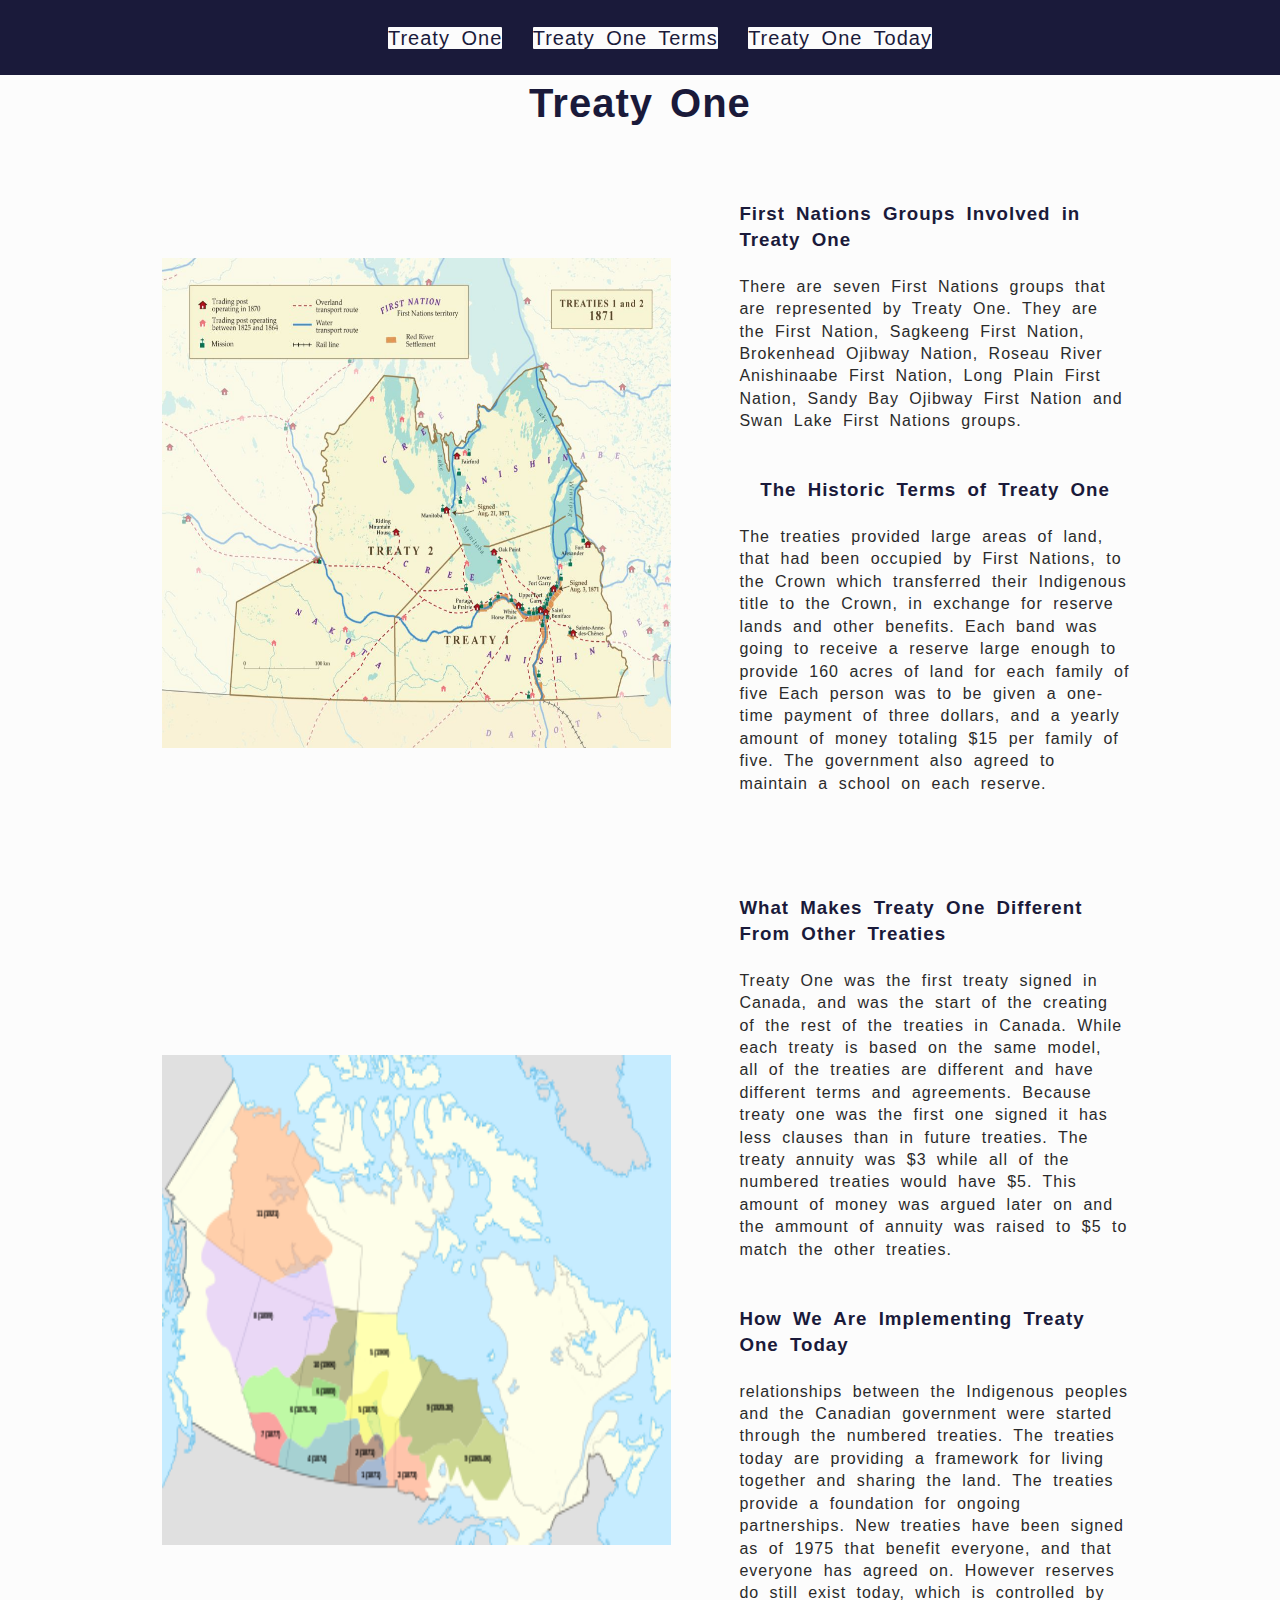
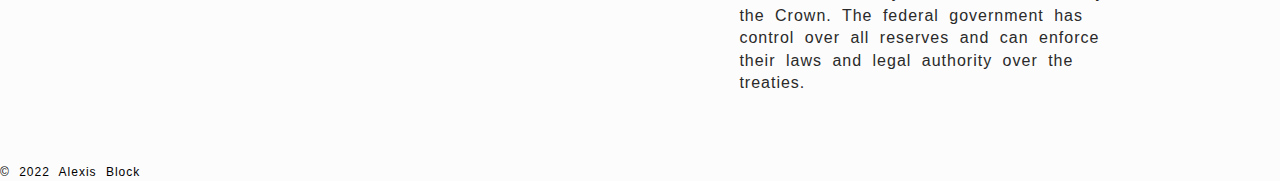
<file: index.html>
<!--
  Name: Alexis Block
  Course: Web Development
  Teacher: Mr. Hardman
  School: PTEC
  Date Last Modified: 11/9/2022
-->

<!DOCTYPE html>
<html lang="en">
  <head>
    <meta charset="UTF-8" />
    <meta http-equiv="X-UA-Compatible" content="IE=edge" />
    <meta name="viewport" content="width=device-width, initial-scale=1.0" />
    <title>CSS Basics</title>
    <!-- style tag is used for internal styling-->
    <style>
      /*
        Styles the images with a class of images on this webpage.
        Determines the width and height of the image, and adds a top margin to the images.
      */
      .treaty-images {
        width: 90%;
        height: 100%;
        margin-top: 10px;
      }
    </style>

    <!--Link to the external stylesheet. -->
    <link rel="stylesheet" href="stylesheets/main.css" />
  </head>

  <body>
    <!--creates a navigation bar at the top of the page with a link to this page and to the other pages on the website.-->
    <nav>
      <ul>
        <li>
          <a href="index.html" class="nav-link, box"> Treaty One </a>
        </li>
        <li>
          <a href="treaty-one-terms.html" class="nav-link, box">
            Treaty One Terms
          </a>
        </li>
        <li>
          <a href="treaty-one-today.html" class="nav-link, box">
            Treaty One Today
          </a>
        </li>
      </ul>
    </nav>

    <header>
      <!--
        Has the title of the webpage below the nav bar.
        text is centered, font size and text color are determined.
      -->
      <h1 style="text-align: center; font-size: 40px; color: #1a1a3a">
        Treaty One
      </h1>
    </header>

    <!--main semantic tag holds all of the main content on the webpage.-->
    <main>
      <!--section that has one section of an image and text inside of the container that are inline with each other.-->
      <section class="information">
        <!--div that has just one image section in the container.-->
        <div class="image">
          <!--Image with a determined width height and has alt text for accesssibility.-->
          <img
            class="treaty-images"
            src="images/treaty-map-1.jpg"
            width="512"
            height="413"
            alt="A closeup map of Canadas Treaty One territory." />
        </div>
        <!--div that is one of the text sections in the container.-->
        <div class="paragraph-information">
          <!--an h3 that describes what information is in the following paragraph-->
          <h3>First Nations Groups Involved in Treaty One</h3>
          <br />
          <!--Paragraph with information based on the theme of the website-->
          <p>
            There are seven First Nations groups that are represented by Treaty
            One. They are the First Nation, Sagkeeng First Nation, Brokenhead
            Ojibway Nation, Roseau River Anishinaabe First Nation, Long Plain
            First Nation, Sandy Bay Ojibway First Nation and Swan Lake First
            Nations groups.
          </p>
          <br />
          <br />
          <h3>The Historic Terms of Treaty One</h3>
          <br />
          <p>
            The treaties provided large areas of land, that had been occupied by
            First Nations, to the Crown which transferred their Indigenous title
            to the Crown, in exchange for reserve lands and other benefits. Each
            band was going to receive a reserve large enough to provide 160
            acres of land for each family of five Each person was to be given a
            one-time payment of three dollars, and a yearly amount of money
            totaling $15 per family of five. The government also agreed to
            maintain a school on each reserve.
          </p>
        </div>
      </section>

      <section class="information">
        <div class="image">
          <img
            class="treaty-images"
            src="images/treaty-map-2.png"
            width="512"
            height="413"
            alt="A map of Canada with all of the Treaties highlighted." />
        </div>
        <div class="paragraph-information">
          <h3>What Makes Treaty One Different From Other Treaties</h3>
          <br />
          <p>
            Treaty One was the first treaty signed in Canada, and was the start
            of the creating of the rest of the treaties in Canada. While each
            treaty is based on the same model, all of the treaties are different
            and have different terms and agreements. Because treaty one was the
            first one signed it has less clauses than in future treaties. The
            treaty annuity was $3 while all of the numbered treaties would have
            $5. This amount of money was argued later on and the ammount of
            annuity was raised to $5 to match the other treaties.
          </p>
          <br />
          <br />
          <h3>How We Are Implementing Treaty One Today</h3>
          <br />
          <p>
            relationships between the Indigenous peoples and the Canadian
            government were started through the numbered treaties. The treaties
            today are providing a framework for living together and sharing the
            land. The treaties provide a foundation for ongoing partnerships.
            New treaties have been signed as of 1975 that benefit everyone, and
            that everyone has agreed on. However reserves do still exist today,
            which is controlled by the Crown. The federal government has control
            over all reserves and can enforce their laws and legal authority
            over the treaties.
          </p>
        </div>
      </section>
    </main>

    <!--Footer containing the copyright information-->
    <footer style="font-size: 12px">
      <p>&#169; 2022 Alexis Block</p>
    </footer>
  </body>
</html>
</file>
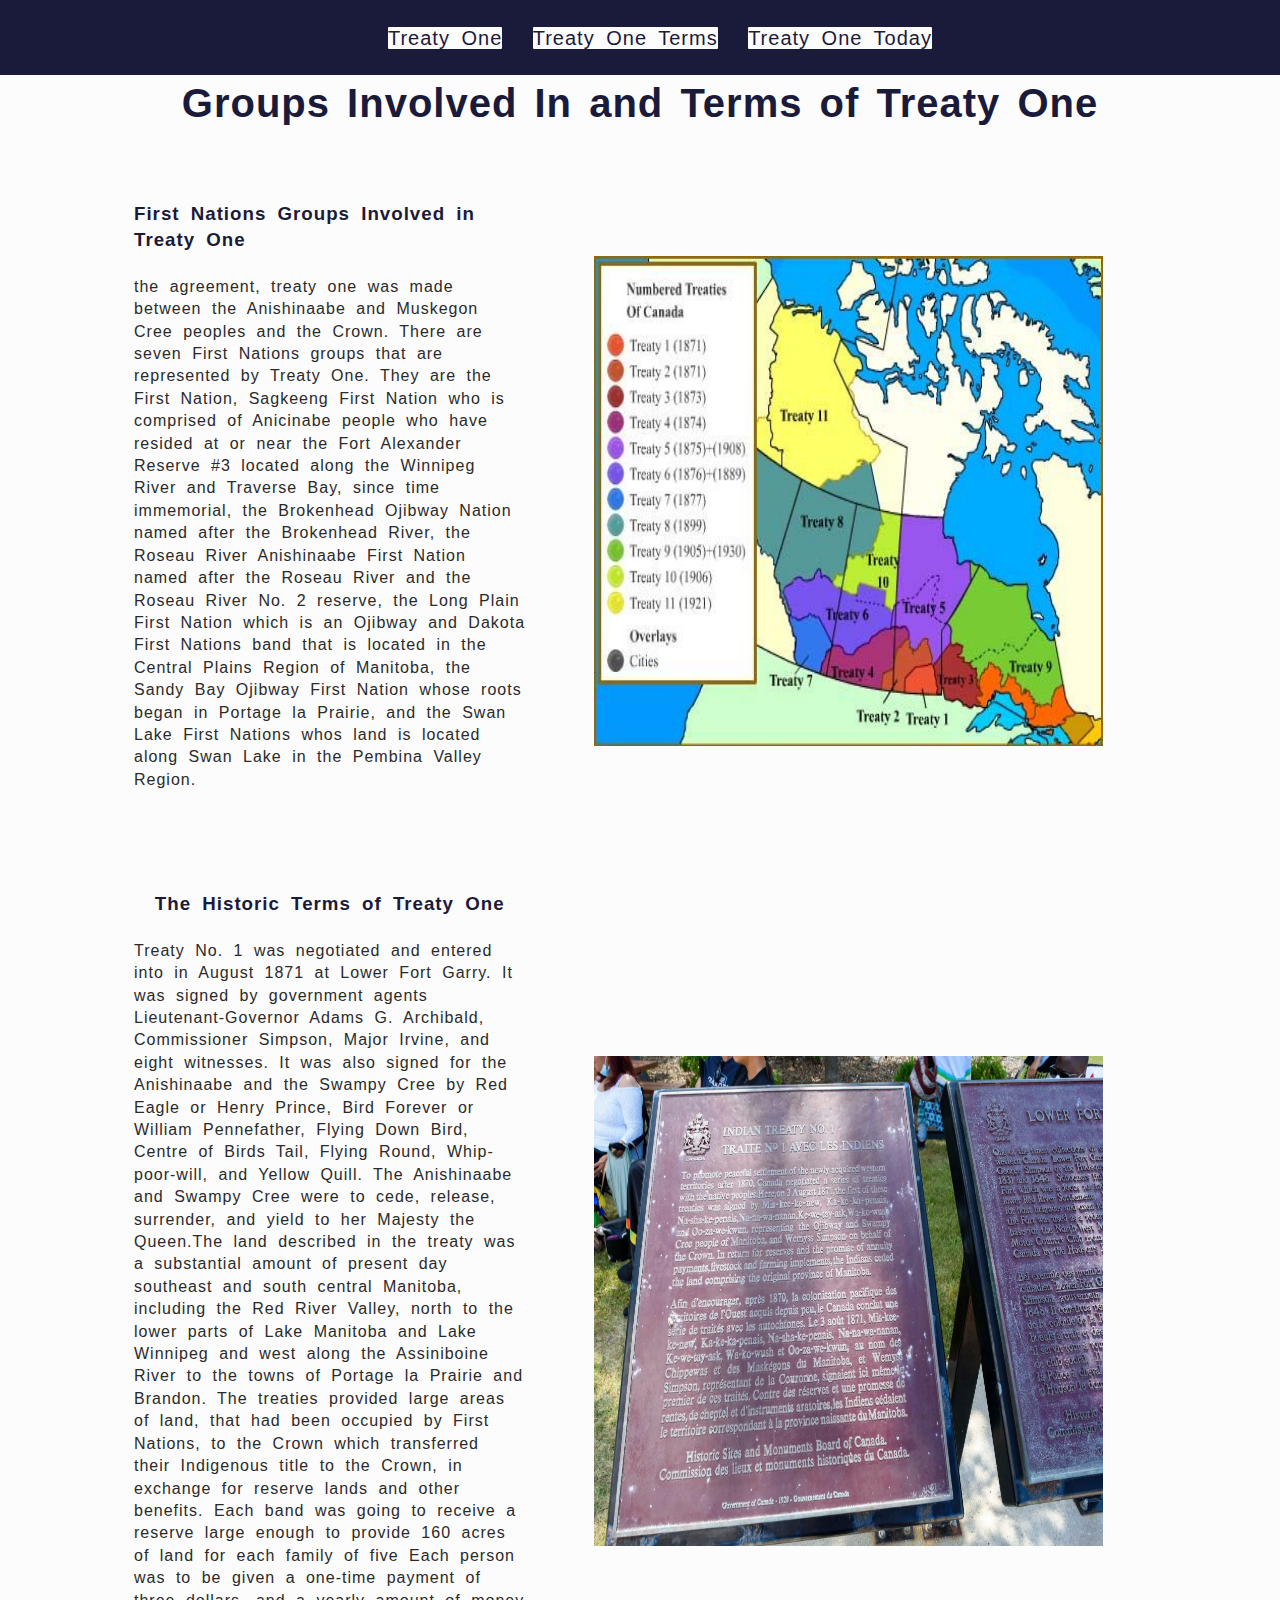
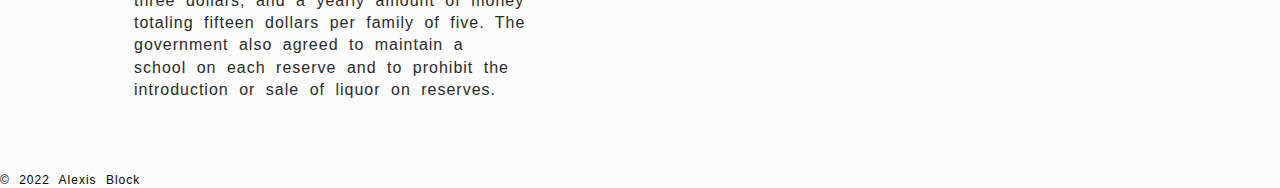
<file: treaty-one-terms.html>
<!--
  Name: Alexis Block
  Course: Web Development
  Teacher: Mr. Hardman
  School: PTEC
  Date Last Modified: 12/19/2022
-->

<!DOCTYPE html>
<html lang="en">
  <head>
    <meta charset="UTF-8" />
    <meta http-equiv="X-UA-Compatible" content="IE=edge" />
    <meta name="viewport" content="width=device-width, initial-scale=1.0" />
    <title>Treaty One</title>
    <!--Link to the external stylesheet-->
    <link rel="stylesheet" href="stylesheets/main.css" />
    <!--Tag for internal styling-->
    <style>
      /*
        Styles the images with a class of images on this webpage.
        Determines the width and height of the image, and adds a top margin to the images.
      */
      .treaty-images {
        width: 90%;
        height: 100%;
        margin-top: 10px;
      }
    </style>
  </head>
  <body>
    <!--creates a navigation bar at the top of the page with a link to this page and to the other pages on the website-->
    <nav>
      <ul>
        <li>
          <a href="index.html" class="nav-link, box">Treaty One</a>
        </li>
        <li>
          <a href="treaty-one-terms.html" class="nav-link, box">
            Treaty One Terms
          </a>
        </li>
        <li>
          <a href="treaty-one-today.html" class="nav-link, box">
            Treaty One Today
          </a>
        </li>
      </ul>
    </nav>

    <!--
      Has the title of the webpage bellow the nav bar.
      text is centered, font size and text color are determined.
    -->
    <header>
      <h1 style="text-align: center; font-size: 40px; color: #1a1a3a">
        Groups Involved In and Terms of Treaty One
      </h1>
    </header>

    <!--main semantic tag holds all of the main content on the webpage-->
    <main>
      <!--section that has one section of an image and text inside of the container that are inline with each other.-->
      <section class="information">
        <!--div that is one of the text sections in the container.-->
        <div class="paragraph-information">
          <!--an h3 that describes what information is in the following paragraph-->
          <h3>First Nations Groups Involved in Treaty One</h3>
          <!--Line breaks added to spearate the heading from the content-->
          <br />
          <!--Paragraph with information based on the theme of the website-->
          <p>
            the agreement, treaty one was made between the Anishinaabe and
            Muskegon Cree peoples and the Crown. There are seven First Nations
            groups that are represented by Treaty One. They are the First
            Nation, Sagkeeng First Nation who is comprised of Anicinabe people
            who have resided at or near the Fort Alexander Reserve #3 located
            along the Winnipeg River and Traverse Bay, since time immemorial,
            the Brokenhead Ojibway Nation named after the Brokenhead River, the
            Roseau River Anishinaabe First Nation named after the Roseau River
            and the Roseau River No. 2 reserve, the Long Plain First Nation
            which is an Ojibway and Dakota First Nations band that is located in
            the Central Plains Region of Manitoba, the Sandy Bay Ojibway First
            Nation whose roots began in Portage la Prairie, and the Swan Lake
            First Nations whos land is located along Swan Lake in the Pembina
            Valley Region.
          </p>
        </div>
        <!--div that has just one image section in the container.-->
        <div class="image">
          <!--Image with a determined width height and has alt text for accesssibility.-->
          <img
            class="treaty-images"
            src="images/treaty-map-3.jpg"
            width="250"
            height="175"
            alt="A map of Canada with the treaties color coded and 
        a legend with the dates that they were signed." />
        </div>
      </section>
      <section class="information">
        <div class="paragraph-information">
          <h3>The Historic Terms of Treaty One</h3>
          <br />
          <p>
            Treaty No. 1 was negotiated and entered into in August 1871 at Lower
            Fort Garry. It was signed by government agents Lieutenant-Governor
            Adams G. Archibald, Commissioner Simpson, Major Irvine, and eight
            witnesses. It was also signed for the Anishinaabe and the Swampy
            Cree by Red Eagle or Henry Prince, Bird Forever or William
            Pennefather, Flying Down Bird, Centre of Birds Tail, Flying Round,
            Whip-poor-will, and Yellow Quill. The Anishinaabe and Swampy Cree
            were to cede, release, surrender, and yield to her Majesty the
            Queen.The land described in the treaty was a substantial amount of
            present day southeast and south central Manitoba, including the Red
            River Valley, north to the lower parts of Lake Manitoba and Lake
            Winnipeg and west along the Assiniboine River to the towns of
            Portage la Prairie and Brandon. The treaties provided large areas of
            land, that had been occupied by First Nations, to the Crown which
            transferred their Indigenous title to the Crown, in exchange for
            reserve lands and other benefits. Each band was going to receive a
            reserve large enough to provide 160 acres of land for each family of
            five Each person was to be given a one-time payment of three
            dollars, and a yearly amount of money totaling fifteen dollars per
            family of five. The government also agreed to maintain a school on
            each reserve and to prohibit the introduction or sale of liquor on
            reserves.
          </p>
        </div>
        <div class="image">
          <img
            class="treaty-images"
            src="images/treaty-agreement.webp"
            width="1024"
            height="683"
            alt="A picture of the first treaty agreement on a plaque." />
        </div>
      </section>
    </main>

    <!--Footer containing the copyright information-->
    <footer style="font-size: 12px">
      <p>&#169; 2022 Alexis Block</p>
    </footer>
  </body>
</html>
</file>
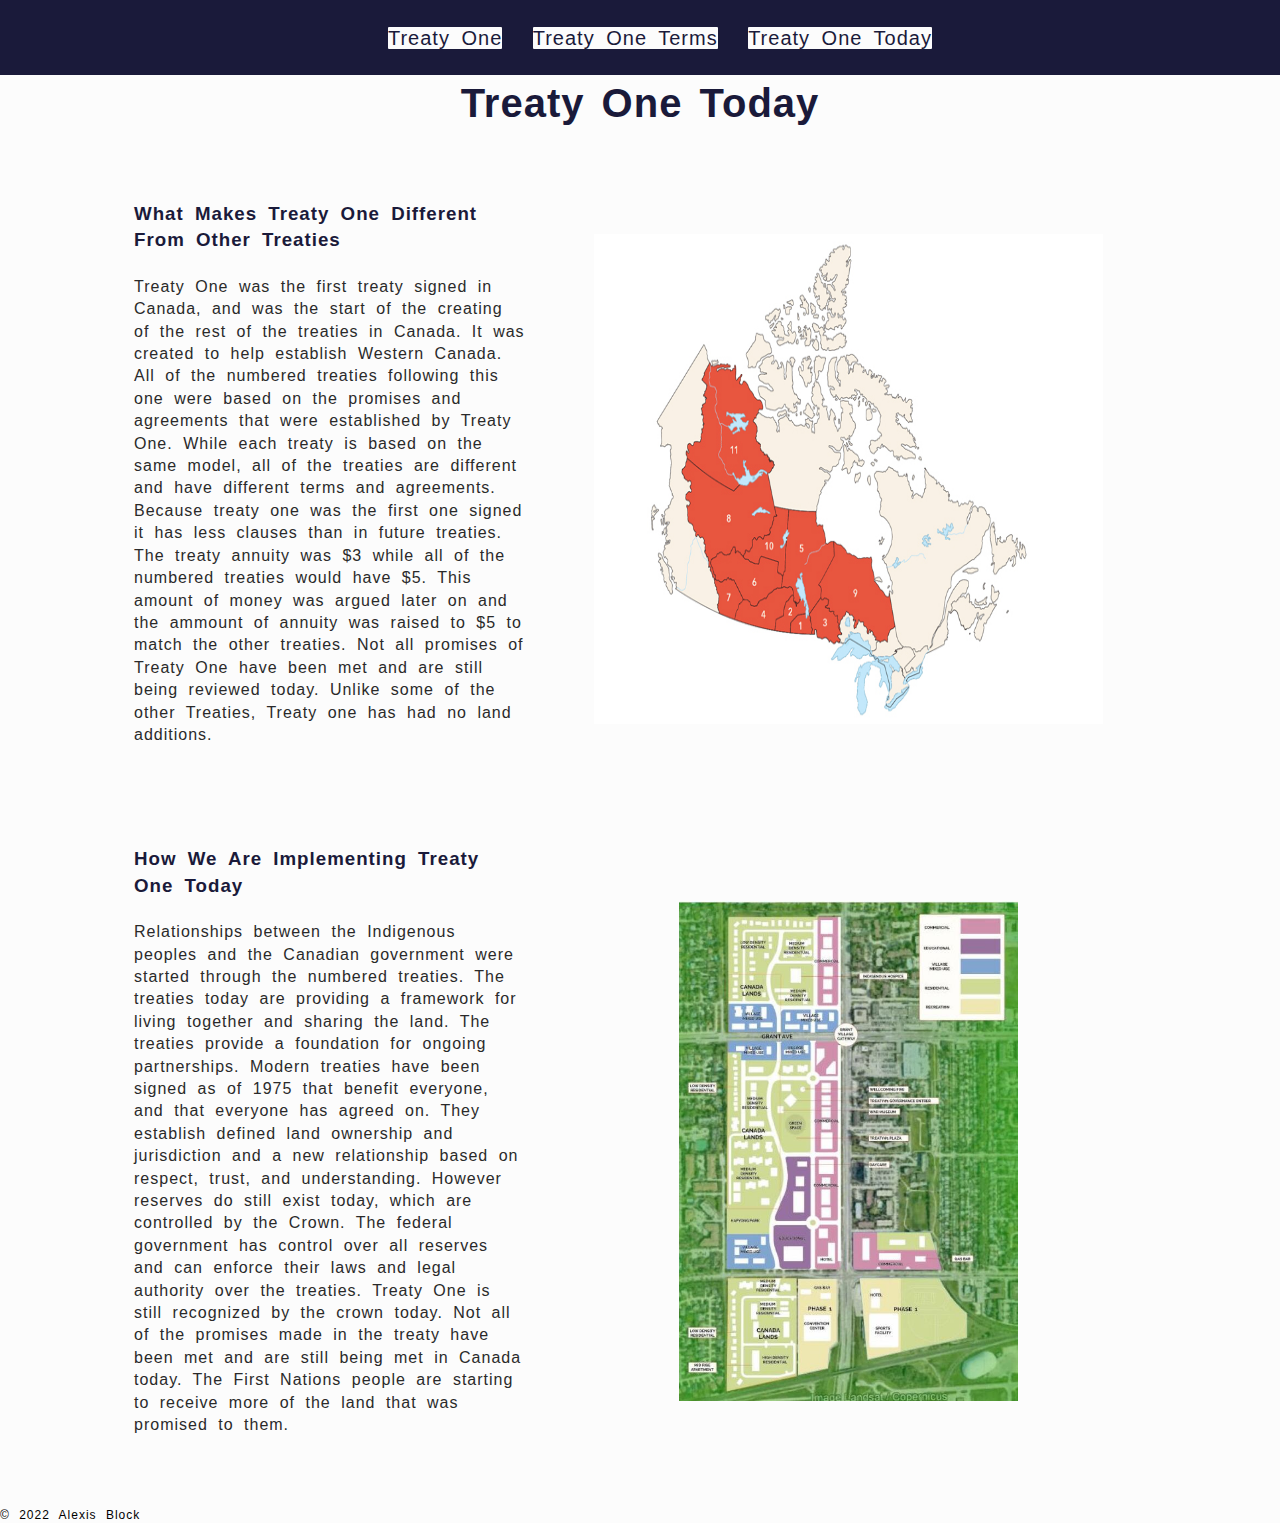
<file: treaty-one-today.html>
<!--
  Name: Alexis Block
  Course: Web Development
  Teacher: Mr. Hardman
  School: PTEC
  Date Last Modified: 1/13/2023

-->

<!DOCTYPE html>
<html lang="en">
  <head>
    <meta charset="UTF-8" />
    <meta http-equiv="X-UA-Compatible" content="IE=edge" />
    <meta name="viewport" content="width=device-width, initial-scale=1.0" />
    <title>Treaty One</title>
    <!--Link to the external stylesheet-->
    <link rel="stylesheet" href="stylesheets/main.css" />
    <!--Tag for internal styling-->
    <style>
      /*
        Styles the images with a class of images on this webpage.
        Determines the height of the image, and adds a top margin to the images.
      */
      .treaty-images {
        height: 100%;
        margin-top: 10px;
      }
    </style>
  </head>
  <body>
    <!--creates a navigation bar at the top of the page with a link to this page and to the other pages on the website-->
    <nav>
      <ul>
        <li>
          <a href="index.html" class="nav-link, box"> Treaty One </a>
        </li>
        <li>
          <a href="treaty-one-terms.html" class="nav-link, box">
            Treaty One Terms
          </a>
        </li>
        <li>
          <a href="treaty-one-today.html" class="nav-link, box">
            Treaty One Today
          </a>
        </li>
      </ul>
    </nav>

    <!--
      Has the title of the webpage below the nav bar.
      text is centered, font size and text color are determined.
    -->
    <header>
      <h1 style="text-align: center; font-size: 40px; color: #1a1a3a">
        Treaty One Today
      </h1>
    </header>

    <!--main semantic tag holds all of the main content on the webpage-->
    <main>
      <!--section that has one section of an image and text inside of the container that are inline with each other.-->
      <section class="information">
        <!--div that is one of the text sections in the container.-->
        <div class="paragraph-information">
          <!--an h3 that describes what information is in the following paragraph-->
          <h3>What Makes Treaty One Different From Other Treaties</h3>
          <!--Line breaks added to spearate the heading from the content-->
          <br />
          <!--Paragraph with information based on the theme of the website-->
          <p>
            Treaty One was the first treaty signed in Canada, and was the start
            of the creating of the rest of the treaties in Canada. It was
            created to help establish Western Canada. All of the numbered
            treaties following this one were based on the promises and
            agreements that were established by Treaty One. While each treaty is
            based on the same model, all of the treaties are different and have
            different terms and agreements. Because treaty one was the first one
            signed it has less clauses than in future treaties. The treaty
            annuity was $3 while all of the numbered treaties would have $5.
            This amount of money was argued later on and the ammount of annuity
            was raised to $5 to match the other treaties. Not all promises of
            Treaty One have been met and are still being reviewed today. Unlike
            some of the other Treaties, Treaty one has had no land additions.
          </p>
        </div>
        <!--div that has just one image section in the container.-->
        <div class="image">
          <!--Image with a determined width height and has alt text for accesssibility.-->
          <img style="width: 90%"
            class="treaty-images"
            src="images/treaty-map-of-canada.jpg"
            width="374"
            height="260"
            alt="A map of Canada with the treaties colored in orange and numbered." />
        </div>
      </section>
      <section class="information">
        <div class="paragraph-information">
          <h3>How We Are Implementing Treaty One Today</h3>
          <br />
          <p>
            Relationships between the Indigenous peoples and the Canadian
            government were started through the numbered treaties. The treaties
            today are providing a framework for living together and sharing the
            land. The treaties provide a foundation for ongoing partnerships.
            Modern treaties have been signed as of 1975 that benefit everyone,
            and that everyone has agreed on. They establish defined land
            ownership and jurisdiction and a new relationship based on respect,
            trust, and understanding. However reserves do still exist today,
            which are controlled by the Crown. The federal government has
            control over all reserves and can enforce their laws and legal
            authority over the treaties. Treaty One is still recognized by the
            crown today. Not all of the promises made in the treaty have been
            met and are still being met in Canada today. The First Nations
            people are starting to receive more of the land that was promised to
            them.
          </p>
        </div>
        <div class="image">
          <img style="width: 60%;"
            class="treaty-images"
            src="images/kapyong-barracks.jpg"
            width="210"
            height="464"
            alt="An image of the First Nations plans for the Kapyong Barracks long on Treaty One,
            color coded and with a legend." />
        </div>
      </section>
    </main>

    <!--Footer containing the copyright information-->
    <footer style="font-size: 12px">
      <p>&#169; 2022 Alexis Block</p>
    </footer>
  </body>
</html>
</file>
<file: stylesheets/main.css>
/*
  I chose a light theme for my website because it has a lot of text, and the text is the main focus.
  I chose a mostly monocrome color scheme for my website because it is an informational website.
  I want it to look modern and professional, so i didn't use bright colors and stuck with a white, dark blue and grey theme.
  I used an off white instead of a harsh white to make it warmer and less sterile, and to make the content readable.
  I chose blue as my accent color because it shoes signs of trust and reliablity,
  and I want my website to be seen as reliable information. 
*/

/*
  This styles every element on the website to have a default of no space 
  between the element and other elements on the webpage, and a
  space between lines of 140% of the font size.
*/
* {
  margin: 0;

  line-height: 140%;
}

/*
  This styles the html element 
  to have a default 
  font-size for the browser. - Scott Hardman
*/
html {
  font-size: 62.5%;
}

/*
  This styles all of the content that is in the main section 
  to have no spacing on the top and bottom of the 
  section and spacing that is equal to 5% of the width of the 
  browser window on the left and right sides of the section. - Scott Hardman
*/
main {
  margin: 0 5%;
}

/*
  Styling for all of the navigation bars on my website.
  Width 100% makes the nav bar take up 100% of the width of the webpage,
  and height determines the height of the nav bar.
  Flex and align-items: center and justify-content: space evenly are all
  things to line up the content in the nav bar and space it evenly
  horizontally and vertically.
  Background color determines the color of the nav bar and color determines
  the color of the text in the nav bar.
  font-family chooses what fonts the website will use, and if neither of
  the first ywo fonts are available,
  it will use the default sans-serif font.
*/
nav {
  width: 100%;
  height: 75px;
  display: flex;
  background-color: #1a1a3a;
  flex-direction: row;
  align-items: center;
  justify-content: space-evenly;
  font-family: Helvetica, Arial, sans-serif;
}

/*
  This removes the bullet points from the list items.
*/
nav ul {
  list-style: none;
}

/*
  display: inline-block displays the list items horizontally instead of vertically.
  margin adds space between a list item and another list item.
  font-size determines the size of the text.
*/
nav li {
  display: inline-block;
  margin: 10px;
  font-size: 20px;
}

/*
  This styles any content with the class of nav-link to 
  have 4px of space between it and any other content, 5px
  of space between it and its border and to have a color 
  of #1a1a3a.
*/
.nav-link {
  margin: 4px;
  padding: 5px;
  color: #1a1a3a;
}

/*This makes sure that links that have been visited or clicked on show up the chosen color instead of purple.*/

a:visited {
  color: #1a1a3a;
}

/*This gets rid of the underline on all links.*/
a {
  text-decoration: none;
  color: #1a1a3a;
}

/*When a link is hovered over or tabbed on to it changes the color of the text.*/
a:focus,
a:hover {
  color: #3a3a5a;
}

/*
  Background-color makes the color of the box white.
  Border-radius determine how round the edges of the box are,
  1px is a very square box.
  transition-property: border-radius means the transition that is
  happening will be to the border radius property.
  Transition-duration determines how long the transition will take.
  The transition-timing-function: linear means the trnasition will not
  speed up or slow down during it.
*/
.box {
  background-color: #fcfcfc;
  border-radius: 1px;
  transition-property: border-radius;
  transition-duration: 1s;
  transition-timing-function: linear;
}

/*If you hover over the box the radius will shrink to 50% of its original size.*/
.box:hover {
  border-radius: 50%;
}

/*
  background-color determines the color of all of the webpages.
  1.8rem changes the font zie to be 1.8 times the size of the root elements.
  font-family chooses what fonts the website will use, and if neither of the first two fonts are available,
  it will use the default sans-serif font.
  letter-spacing determines the amount space between letters.
  Word spacing determines the amount of space between words.
  font-size determines the size of the text.
*/
body {
  background-color: #fcfcfc;
  font-size: 1.8rem;
  font-family: Helvetica, Arial, sans-serif;
  letter-spacing: 1px;
  word-spacing: 5px;
  font-size: 16px;
}

/*
  This styles each div with the class information on this webpage.
  It determines the width and height of the amount of the page it takes up in its container.
  it adds ten pixels of padding between the content and its border.
  The flex-direction: row makes the content in the div inline with each other in a row.
  The content is centered and spaced evenly.
  The color and font of the text is also determined.
  Margin adds space between the content and other content.
*/
.information {
  display: flex;
  width: 90%;
  height: 100%;
  padding: 10px;
  flex-direction: row;
  align-items: center;
  justify-content: space-evenly;
  color: #2a2a2a;
  font-family: Helvetica, Arial, sans-serif;
  margin: 40px;
}

/*
  determines the size of the image container using width and height, 
  with a class of image on this webpage and puts the images in a column.
  Items are centered and spaced evenly using display: flex, flex-direction: column,
  align-items: center, and justify-content: space-evenly.
  Adds twenty pixels of padding between the content and its border.
*/
.image {
  width: 65%;
  height: 500px;
  display: flex;
  flex-direction: column;
  align-items: center;
  justify-content: space-evenly;
  padding: 20px;
}

/*
  Specifically styles the text in the container with a class of paragraph-information.
  Content is in a column is centered and is spaced evenly.
  Content has a margin of twenty pixels between it and other content.
*/
.paragraph-information {
  width: 45%;
  height: 90%;
  display: flex;
  flex-direction: column;
  align-items: center;
  justify-content: space-evenly;
  margin: 20px;
}

/*
  Styles all h3 tags on this webpage with a color of #1a1a3a and fonts
  Helvetica or Arial, or the default sans-serif font.
*/
h3 {
  color: #1a1a3a;
  font-family: Helvetica, Arial, sans-serif;
}
</file>
